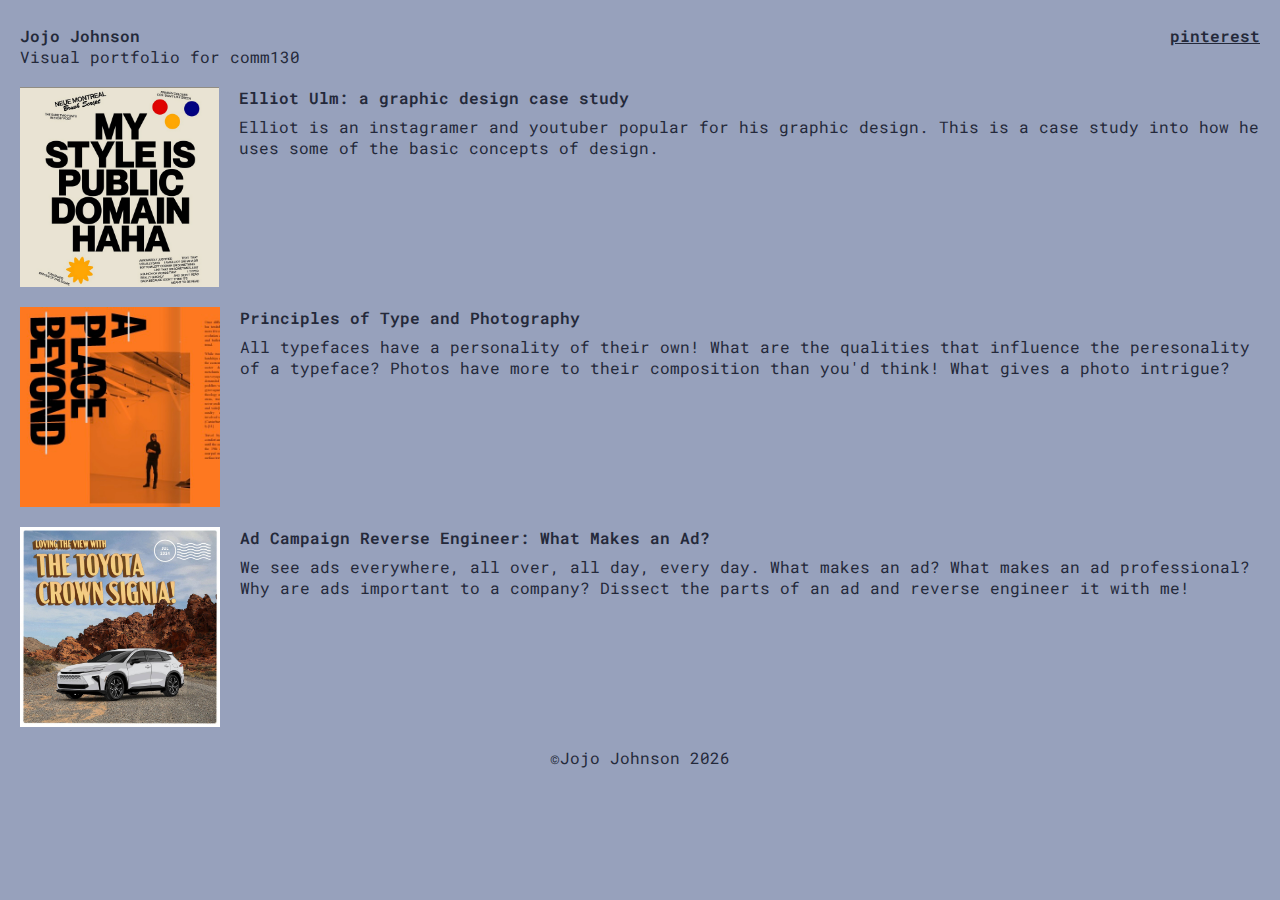
<file: index.html>
<!DOCTYPE html>
<html lang="en">
<head>
  <meta charset="UTF-8">
  <meta http-equiv="X-UA-Compatible" content="IE=edge">
  <meta name="viewport" content="width=device-width, initial-scale=1.0">
  <title>Jojo's blog</title>
  <link rel="stylesheet" href="styles.css">
</head>
<body>
  <header class="flex header">
    <div>
      <a href="index.html" class="bold">Jojo Johnson</a>
      <p>Visual portfolio for comm130</p>
    </div>
    <a class="underline bold" href="https://www.pinterest.com/emmaohn00/">pinterest</a>
  </header>
  <main>
    <!-- first blog -->
    <a href="first-blog.html">
      <div class="blog-card">
        <img src="images/first-blog-tn.png" alt="Graphic design by Elliot">
        <div>
          <p class="bold">Elliot Ulm: a graphic design case study</p>
          <p>Elliot is an instagramer and youtuber popular for his graphic design. This is a case study into how he uses some of the basic concepts of design.</p>
        </div>
      </div>
    </a>

    <a href="second-blog.html">
      <div class="blog-card">
        <img src="images/second-blog-tn.jpeg" alt="Graphic design by Gabriele Wechner">
        <div>
          <p class="bold">Principles of Type and Photography</p>
          <p>All typefaces have a personality of their own! What are the qualities that influence the peresonality of a typeface? Photos have more to their composition than you'd think! What gives a photo intrigue?</p>
        </div>
      </div>
    </a>

    <a href="third-blog.html">
      <div class="blog-card">
        <img src="images/third-blog-tn.jpg" alt="Ad for Toyota Crown Signia">
        <div>
          <p class="bold">Ad Campaign Reverse Engineer: What Makes an Ad?</p>
          <p>We see ads everywhere, all over, all day, every day. What makes an ad? What makes an ad professional? Why are ads important to a company? Dissect the parts of an ad and reverse engineer it with me!</p>
        </div>
      </div>
    </a>
  </main>
  <footer class="center">&copy;Jojo Johnson <span id="year"></span></footer>
  <script>
    let span = document.getElementById('year');
    let today = new Date();
    let year = today.getFullYear();
    span.textContent = year;
  </script>
</body>
</html>
</file>
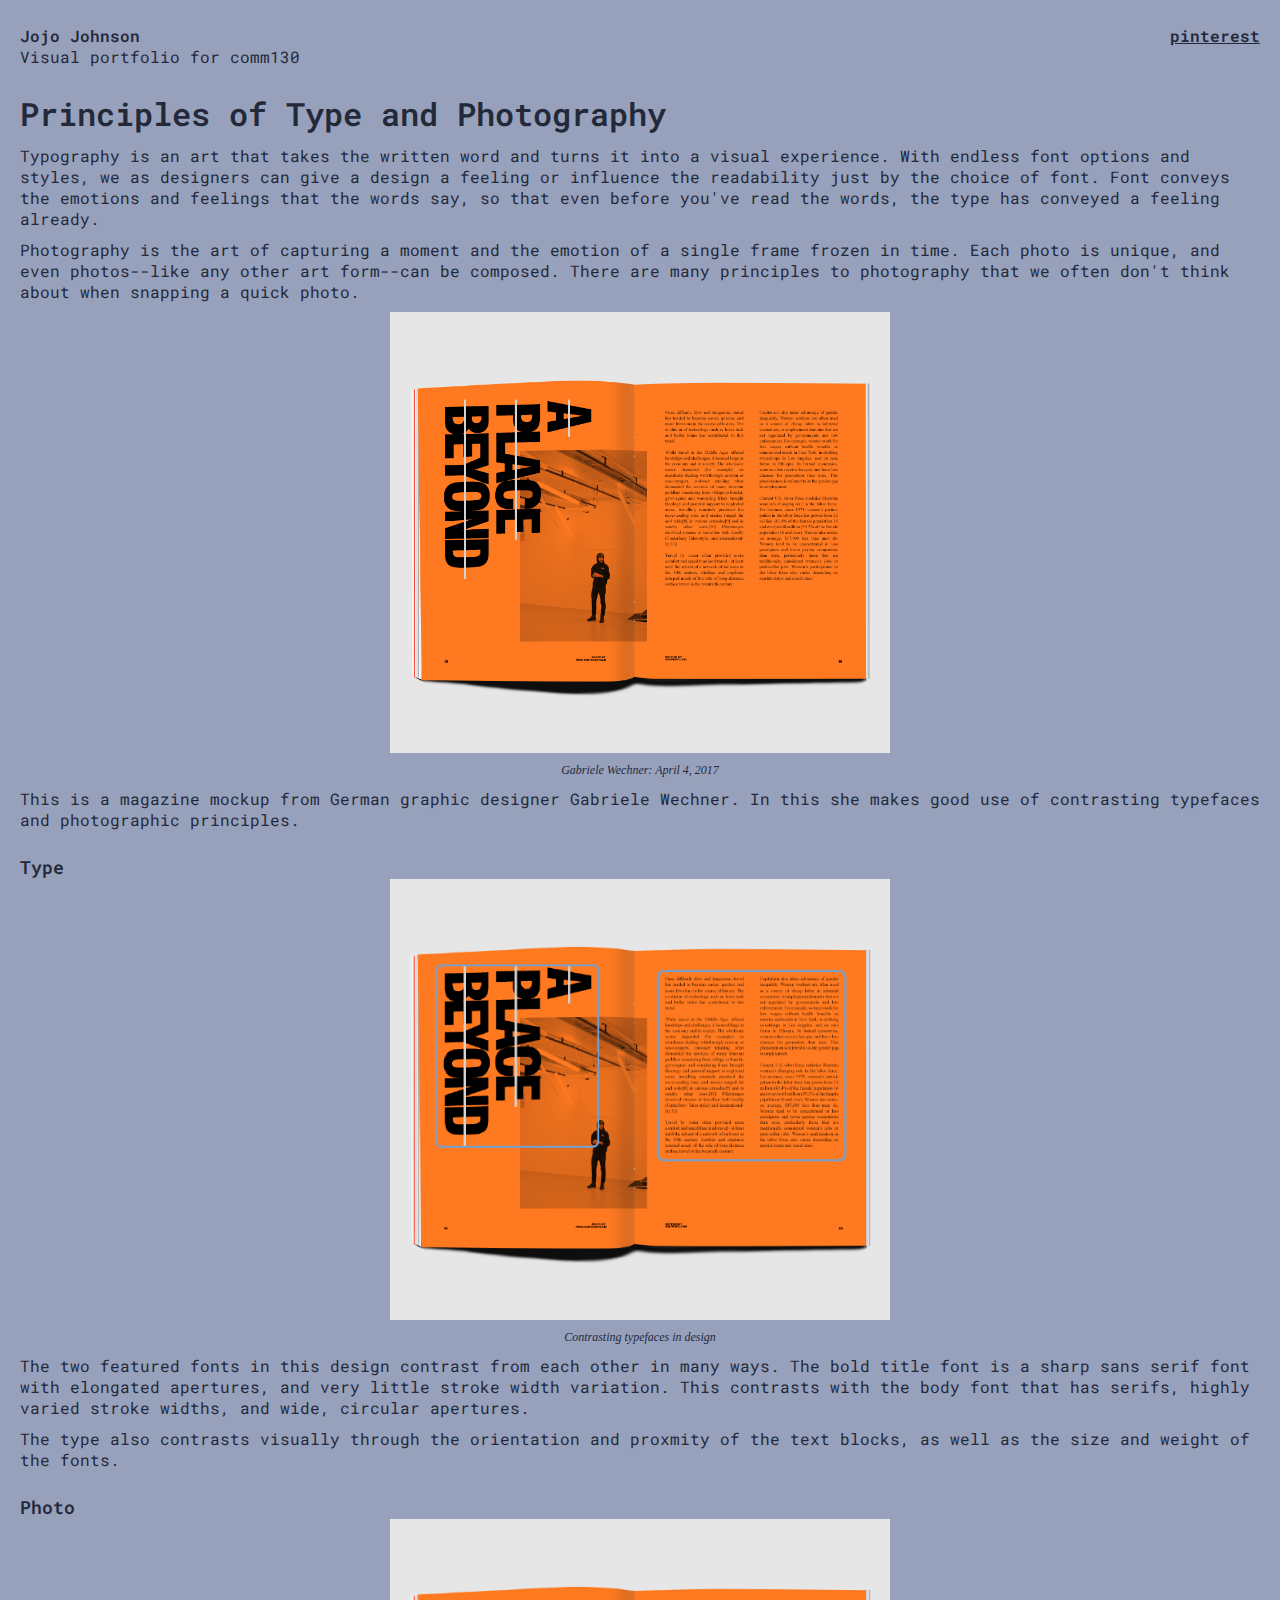
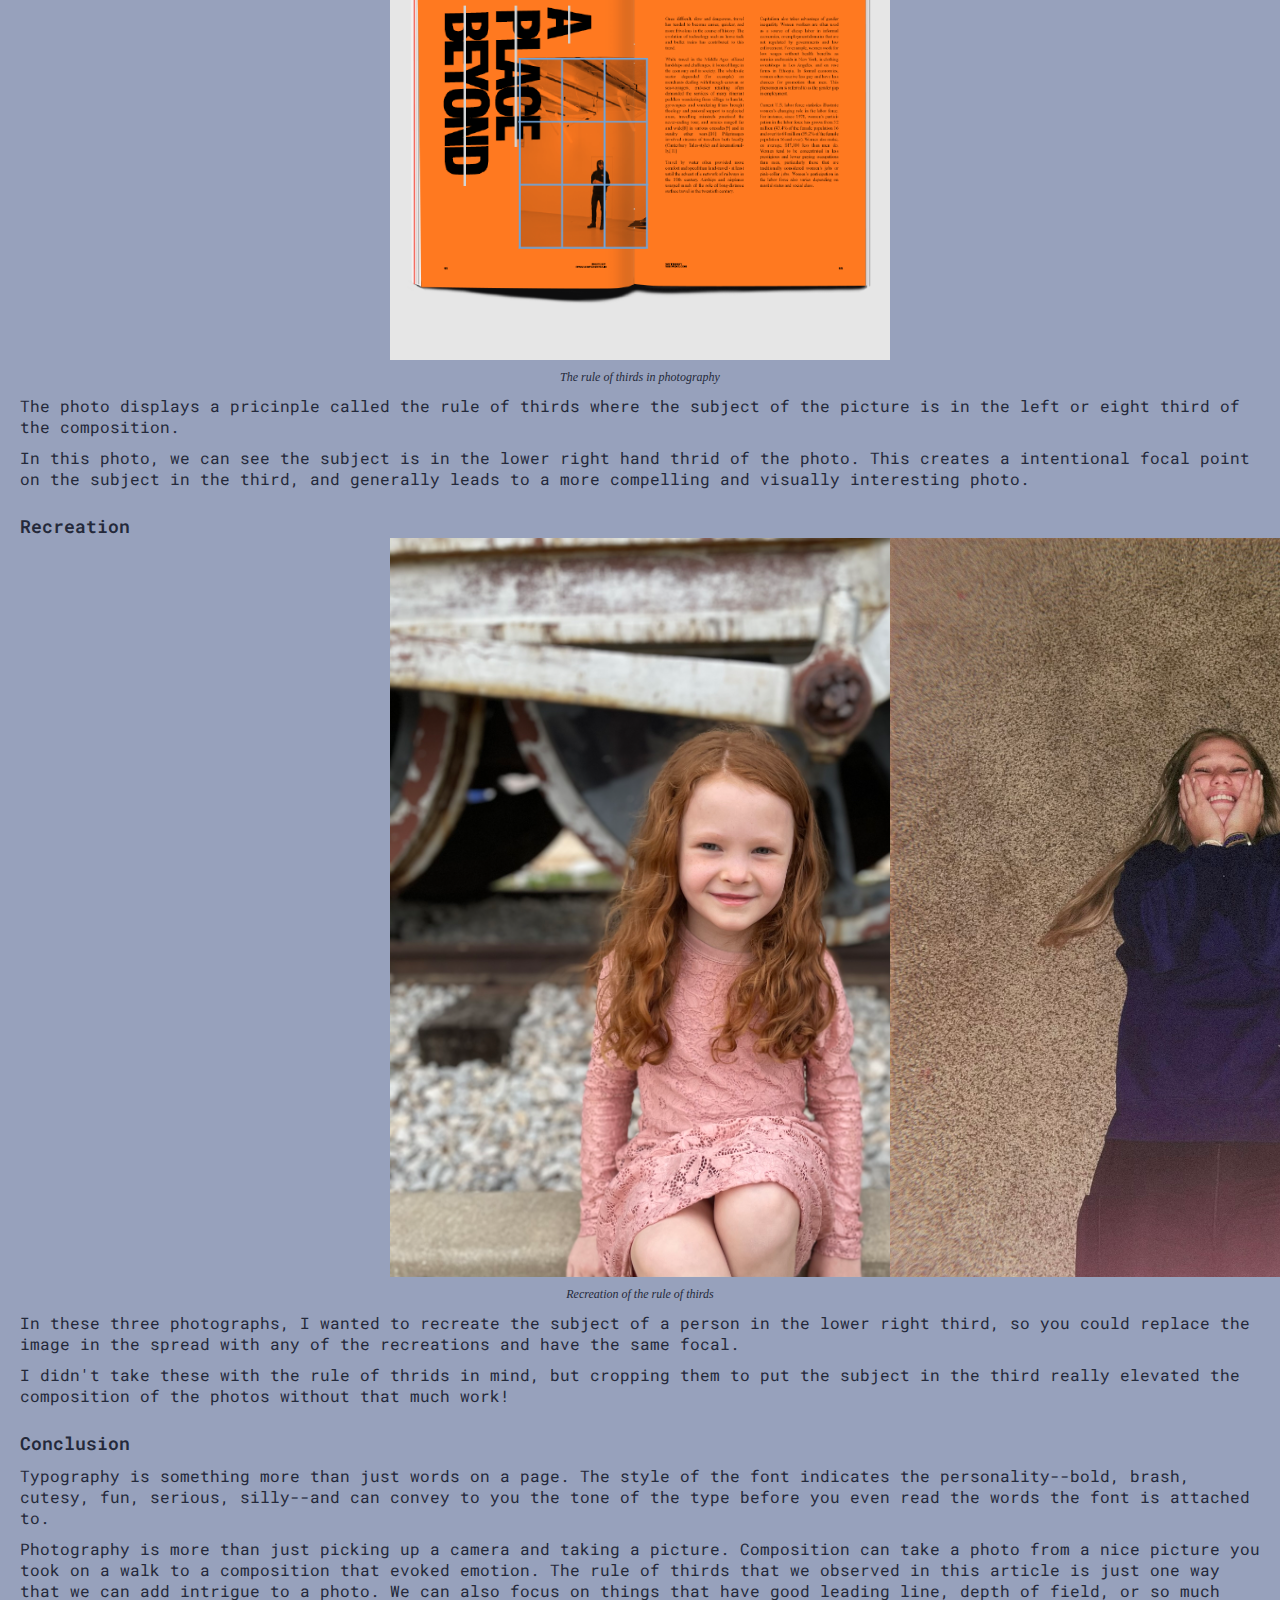
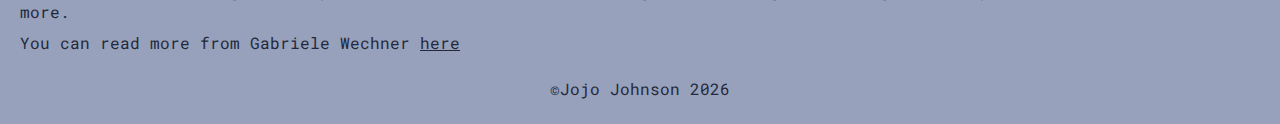
<file: second-blog.html>
<!DOCTYPE html>
<html lang="en">
<head>
  <meta charset="UTF-8">
  <meta http-equiv="X-UA-Compatible" content="IE=edge">
  <meta name="viewport" content="width=device-width, initial-scale=1.0">
  <title>Principles of Type and Photography</title>
  <meta name="description" content="All typefaces have a personality of their own! What are the qualities that influence the peresonality of a typeface? Photos have more to their composition than you'd think! What gives a photo intrigue?">
  <link rel="stylesheet" href="styles.css">
</head>
<body>
  <header class="flex header">
    <div>
      <a href="index.html" class="bold">Jojo Johnson</a>
      <p>Visual portfolio for comm130</p>
    </div>
    <a class="underline bold" href="https://www.pinterest.com/emmaohn00/">pinterest</a>
  </header>
  <main>
    <article class="blog">
      <h1 class="bold">Principles of Type and Photography</h1>
      <p>Typography is an art that takes the written word and turns it into a visual experience. With endless font options and styles, we as designers can give a design a feeling or influence the readability just by the choice of font. Font conveys the emotions and feelings that the words say, so that even before you've read the words, the type has conveyed a feeling already.</p>
      <p>Photography is the art of capturing a moment and the emotion of a single frame frozen in time. Each photo is unique, and even photos--like any other art form--can be composed. There are many principles to photography that we often don't think about when snapping a quick photo.</p>
      <a href="https://etherapie.at/portfolio/magazine-spread/">
        <img class="max" src="images/second-blog/magazine-mockup.png" alt="Magazine mockup by Gabriele Wechner">
        <p class="caption">Gabriele Wechner: April 4, 2017</p>
      </a>
      <p>This is a magazine mockup from German graphic designer Gabriele Wechner. In this she makes good use of contrasting typefaces and photographic principles.</p>

      <h2 class="bold">Type</h2>
      <img class="max" src="images/second-blog/drawover1.png" alt="Drawover of magazine mockup">
      <p class="caption">Contrasting typefaces in design</p>
      <p>The two featured fonts in this design contrast from each other in many ways. The bold title font is a sharp sans serif font with elongated apertures, and very little stroke width variation. This contrasts with the body font that has serifs, highly varied stroke widths, and wide, circular apertures.</p>
      <p>The type also contrasts visually through the orientation and proxmity of the text blocks, as well as the size and weight of the fonts.</p>

      <h2 class="bold">Photo</h2>
      <img class="max" src="images/second-blog/drawover2.png" alt="Drawover of magazine mockup">
      <p class="caption">The rule of thirds in photography</p>
      <p>The photo displays a pricinple called the rule of thirds where the subject of the picture is in the left or eight third of the composition.</p>
      <p>In this photo, we can see the subject is in the lower right hand thrid of the photo. This creates a intentional focal point on the subject in the third, and generally leads to a more compelling and visually interesting photo.</p>

      <h2 class="bold">Recreation</h2>
      <div class="flex max">
        <img src="images/second-blog/pic1.jpeg" alt="Picture of a girl in the lower right third">
        <img src="images/second-blog/pic2.jpeg" alt="Picture of a girl in the lower right third">
        <img src="images/second-blog/pic3.jpeg" alt="Picture of a boy in the lower right third">
      </div>
      <p class="caption">Recreation of the rule of thirds</p>
      <p>In these three photographs, I wanted to recreate the subject of a person in the lower right third, so you could replace the image in the spread with any of the recreations and have the same focal.</p>
      <p>I didn't take these with the rule of thrids in mind, but cropping them to put the subject in the third really elevated the composition of the photos without that much work!</p>

      <h2 class="bold">Conclusion</h2>
      <p>Typography is something more than just words on a page. The style of the font indicates the personality--bold, brash, cutesy, fun, serious, silly--and can convey to you the tone of the type before you even read the words the font is attached to.</p>
      <p>Photography is more than just picking up a camera and taking a picture. Composition can take a photo from a nice picture you took on a walk to a composition that evoked emotion. The rule of thirds that we observed in this article is just one way that we can add intrigue to a photo. We can also focus on things that have good leading line, depth of field, or so much more.</p>
      <p>You can read more from Gabriele Wechner <a class="underline" href="https://etherapie.at/portfolio/magazine-spread/">here</a></p>
    </article>
  </main>
  <footer class="center">&copy;Jojo Johnson <span id="year"></span></footer>
  <script>
    let span = document.getElementById('year');
    let today = new Date();
    let year = today.getFullYear();
    span.textContent = year;
  </script>
</body>
</html>
</file>
<file: styles.css>
@import url('https://fonts.googleapis.com/css2?family=Roboto+Mono:ital,wght@0,100..700;1,100..700&display=swap');

:root {
  --primary: rgb(151, 161, 188);
  --black: rgb(36, 41, 58);
}

html {
  box-sizing: border-box;
  font-size: 16px;
}

*, *:before, *:after {
  box-sizing: inherit;
}

body, h1, h2, h3, h4, h5, h6, p, ol, ul {
  margin: 0;
  padding: 0;
  font-weight: normal;
  font-family: "Roboto Mono", 'Trebuchet MS', 'Lucida Sans Unicode', 'Lucida Grande', 'Lucida Sans', Arial, sans-serif;
  background-color: var(--primary);
  color: var(--black);
}

body {
  margin: 25px 20px;
}

ol, ul {
  list-style: none;
}

img {
  max-width: 100%;
  height: auto;
}

a {
  color: inherit;
  text-decoration: none;
}

.bold {
  font-weight: 600;
}
.underline {
  text-decoration: underline;
}
.caption {
  font-family: Georgia, 'Times New Roman', Times, serif;
  font-size: 12px;
  text-align: center;
  font-style: italic;
}
.center {
  text-align: center;
  margin: 0 auto;
}

.flex {
  display: flex;
}

.header {
  justify-content: space-between;
}

/* BLOG CARD STYLES */
.blog-card {
  margin: 20px 0;
}
.blog-card img {
  display: block;
  max-width: 200px;
  max-height: 200px;
  margin: 20px auto;
}
.blog-card div .bold {
  margin-bottom: 8px;
}

/* BLOG SYLES */
.max {
  max-width: 500px;
  margin: 0 auto;
}
.blog {
  margin: 25px 0;
}
.blog img {
  display: block;
  width: 100%;
  margin: 0 auto;
}
.blog h2 {
  font-size: 18px;
  margin-top: 25px;
}
.blog p {
  margin: 10px 0;
}

@media screen and (min-width: 500px) {
  .blog-card {
    display: flex;
  }
  .blog-card img {
    margin: 0 auto;
    margin-right: 20px;
  }
}
</file>
